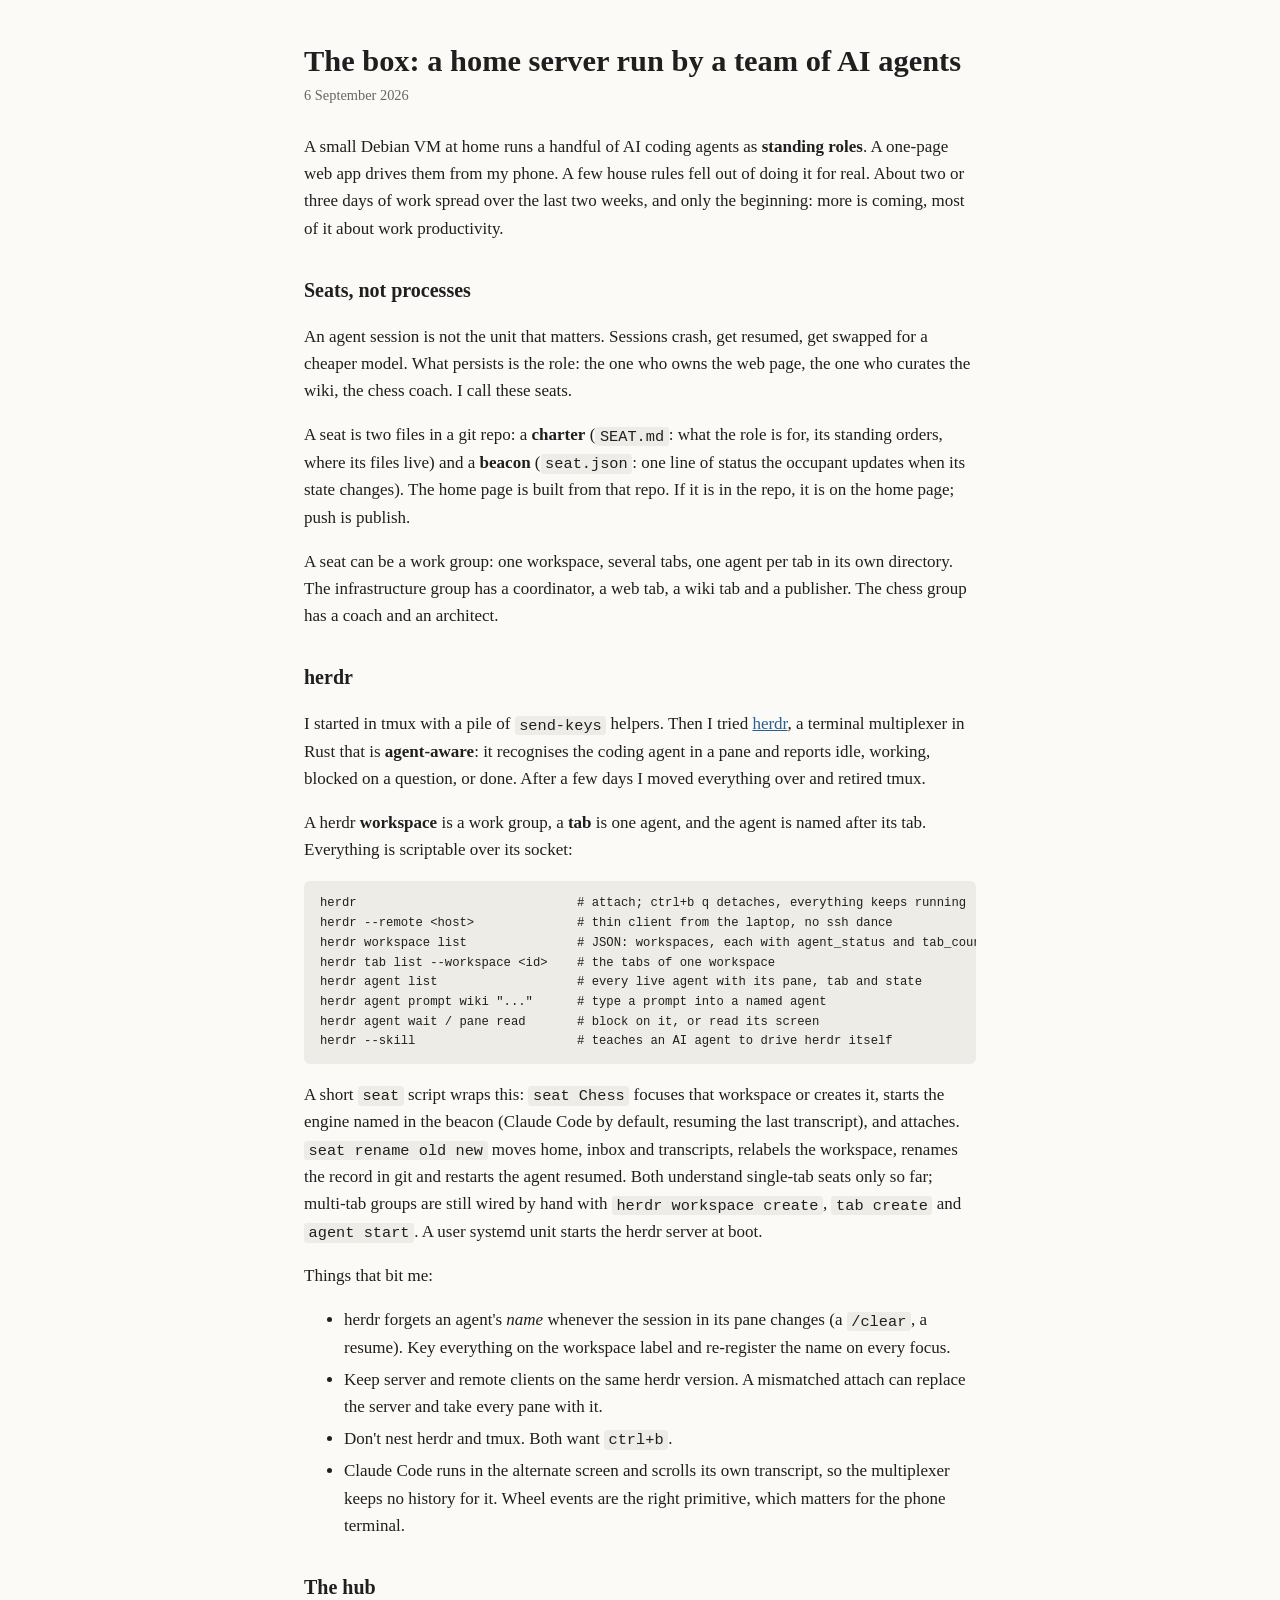
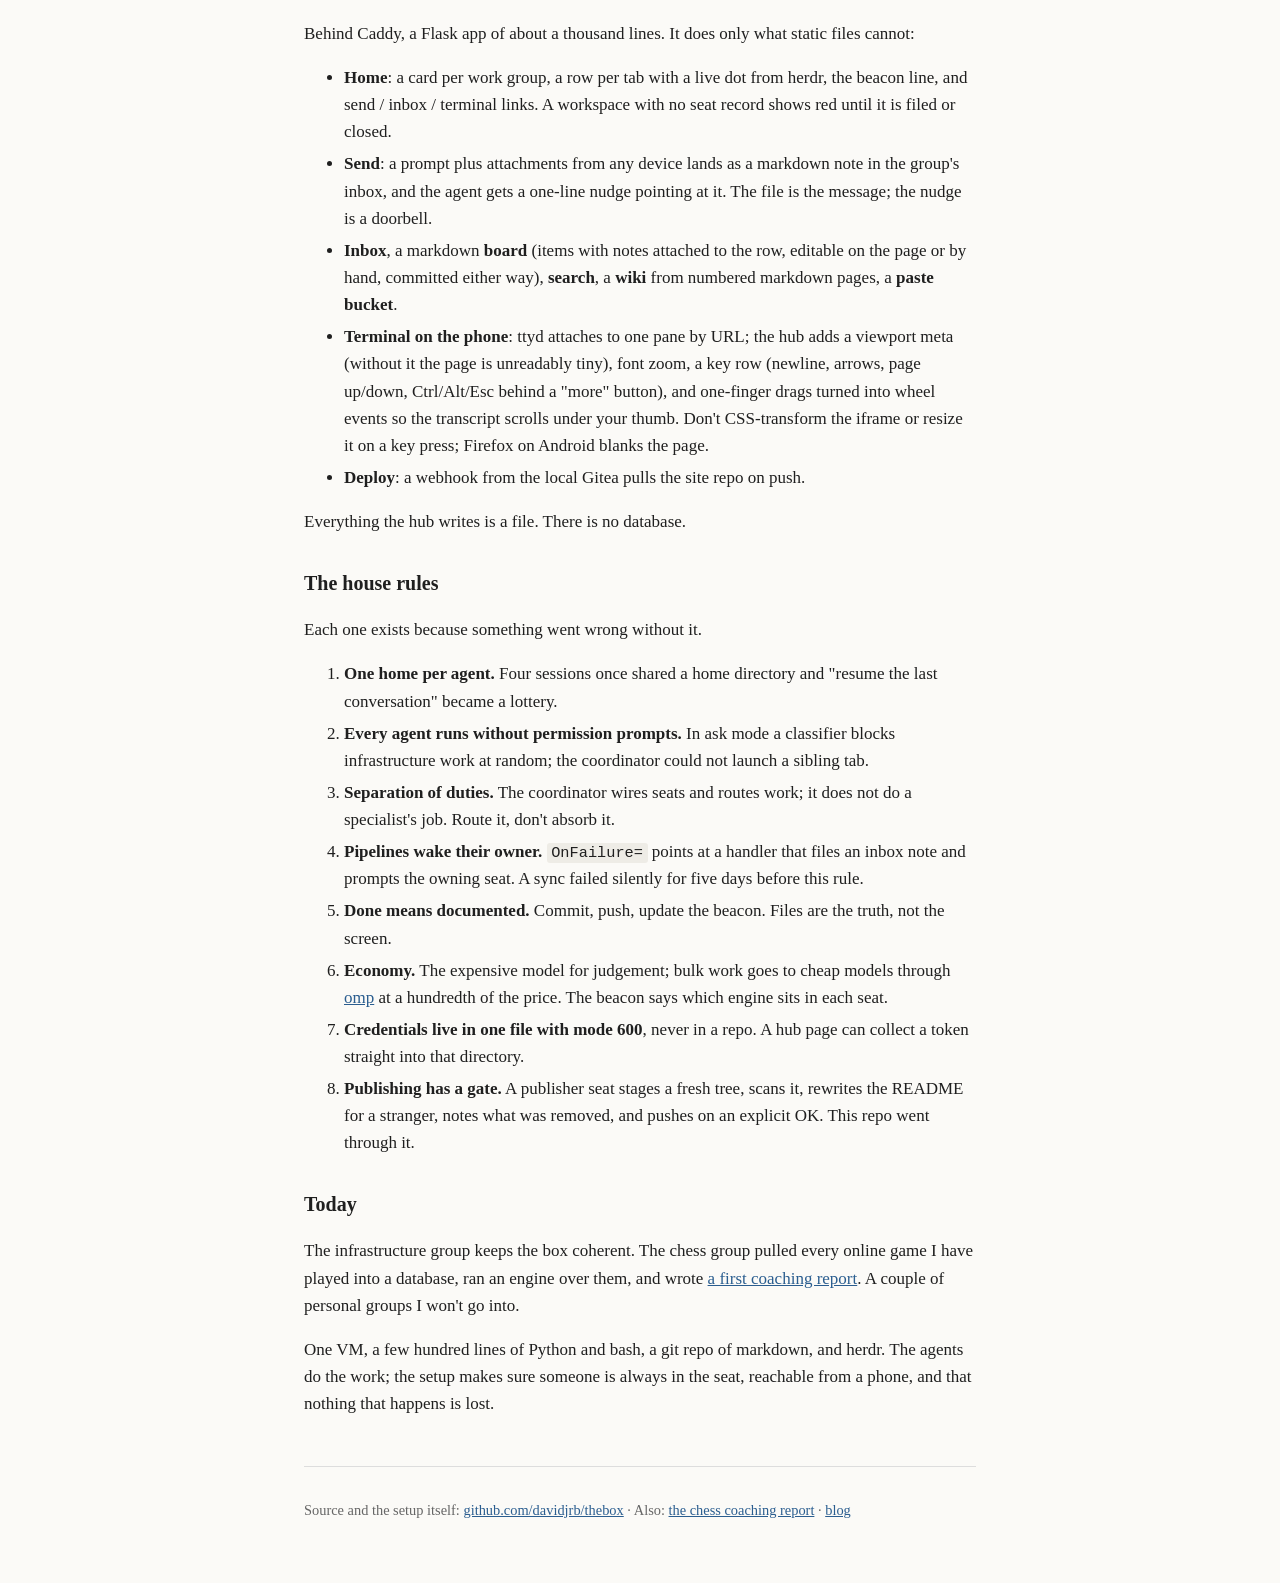
<file: index.html>
<!doctype html>
<html lang="en"><head><meta charset="utf-8"><meta name="viewport" content="width=device-width,initial-scale=1">
<title>The box: a home server run by a team of AI agents</title>
<meta name="description" content="A home server run by a team of AI agents: seats, herdr, a small hub, and the house rules that fell out of doing it.">
<style>
:root{--bg:#fbfaf7;--fg:#1f1f1f;--muted:#666;--accent:#2a5d8f;--code:#eeece6;--rule:#ddd}
@media (prefers-color-scheme:dark){:root{--bg:#151617;--fg:#e6e4df;--muted:#9a9a9a;--accent:#7fb2e6;--code:#222426;--rule:#333}}
body{margin:0;background:var(--bg);color:var(--fg);font:17px/1.6 Georgia,"Times New Roman",serif}
main{max-width:42rem;margin:0 auto;padding:2.5rem 1.2rem 4rem}
h1{font-size:1.9rem;line-height:1.2;margin:.2rem 0 .3rem} h2{font-size:1.25rem;margin:2rem 0 .6rem}
p.meta{color:var(--muted);font-size:.9rem;margin:0 0 1.6rem}
a{color:var(--accent)} li{margin:.3rem 0}
pre{background:var(--code);padding:.8rem 1rem;border-radius:6px;overflow-x:auto;font-size:.85rem;line-height:1.45}
code{font-family:ui-monospace,Menlo,Consolas,monospace;font-size:.9em} p code,li code{background:var(--code);padding:.05em .3em;border-radius:3px}
hr{border:0;border-top:1px solid var(--rule);margin:2rem 0}
footer{color:var(--muted);font-size:.9rem;margin-top:3rem}
</style></head><body><main>
<h1>The box: a home server run by a team of AI agents</h1>
<p class="meta">6 September 2026</p>
<p>A small Debian VM at home runs a handful of AI coding agents as <strong>standing roles</strong>. A one-page web app drives them from my phone. A few house rules fell out of doing it for real. About two or three days of work spread over the last two weeks, and only the beginning: more is coming, most of it about work productivity.</p>
<h2>Seats, not processes</h2>
<p>An agent session is not the unit that matters. Sessions crash, get resumed, get swapped for a cheaper model. What persists is the role: the one who owns the web page, the one who curates the wiki, the chess coach. I call these seats.</p>
<p>A seat is two files in a git repo: a <strong>charter</strong> (<code>SEAT.md</code>: what the role is for, its standing orders, where its files live) and a <strong>beacon</strong> (<code>seat.json</code>: one line of status the occupant updates when its state changes). The home page is built from that repo. If it is in the repo, it is on the home page; push is publish.</p>
<p>A seat can be a work group: one workspace, several tabs, one agent per tab in its own directory. The infrastructure group has a coordinator, a web tab, a wiki tab and a publisher. The chess group has a coach and an architect.</p>
<h2>herdr</h2>
<p>I started in tmux with a pile of <code>send-keys</code> helpers. Then I tried <a href="https://herdr.dev">herdr</a>, a terminal multiplexer in Rust that is <strong>agent-aware</strong>: it recognises the coding agent in a pane and reports idle, working, blocked on a question, or done. After a few days I moved everything over and retired tmux.</p>
<p>A herdr <strong>workspace</strong> is a work group, a <strong>tab</strong> is one agent, and the agent is named after its tab. Everything is scriptable over its socket:</p>
<pre><code>herdr                              # attach; ctrl+b q detaches, everything keeps running
herdr --remote &lt;host&gt;              # thin client from the laptop, no ssh dance
herdr workspace list               # JSON: workspaces, each with agent_status and tab_count
herdr tab list --workspace &lt;id&gt;    # the tabs of one workspace
herdr agent list                   # every live agent with its pane, tab and state
herdr agent prompt wiki &quot;...&quot;      # type a prompt into a named agent
herdr agent wait / pane read       # block on it, or read its screen
herdr --skill                      # teaches an AI agent to drive herdr itself
</code></pre>
<p>A short <code>seat</code> script wraps this: <code>seat Chess</code> focuses that workspace or creates it, starts the engine named in the beacon (Claude Code by default, resuming the last transcript), and attaches. <code>seat rename old new</code> moves home, inbox and transcripts, relabels the workspace, renames the record in git and restarts the agent resumed. Both understand single-tab seats only so far; multi-tab groups are still wired by hand with <code>herdr workspace create</code>, <code>tab create</code> and <code>agent start</code>. A user systemd unit starts the herdr server at boot.</p>
<p>Things that bit me:</p>
<ul>
<li>herdr forgets an agent's <em>name</em> whenever the session in its pane changes (a <code>/clear</code>, a resume). Key everything on the workspace label and re-register the name on every focus.</li>
<li>Keep server and remote clients on the same herdr version. A mismatched attach can replace the server and take every pane with it.</li>
<li>Don't nest herdr and tmux. Both want <code>ctrl+b</code>.</li>
<li>Claude Code runs in the alternate screen and scrolls its own transcript, so the multiplexer keeps no history for it. Wheel events are the right primitive, which matters for the phone terminal.</li>
</ul>
<h2>The hub</h2>
<p>Behind Caddy, a Flask app of about a thousand lines. It does only what static files cannot:</p>
<ul>
<li><strong>Home</strong>: a card per work group, a row per tab with a live dot from herdr, the beacon line, and send / inbox / terminal links. A workspace with no seat record shows red until it is filed or closed.</li>
<li><strong>Send</strong>: a prompt plus attachments from any device lands as a markdown note in the group's inbox, and the agent gets a one-line nudge pointing at it. The file is the message; the nudge is a doorbell.</li>
<li><strong>Inbox</strong>, a markdown <strong>board</strong> (items with notes attached to the row, editable on the page or by hand, committed either way), <strong>search</strong>, a <strong>wiki</strong> from numbered markdown pages, a <strong>paste bucket</strong>.</li>
<li><strong>Terminal on the phone</strong>: ttyd attaches to one pane by URL; the hub adds a viewport meta (without it the page is unreadably tiny), font zoom, a key row (newline, arrows, page up/down, Ctrl/Alt/Esc behind a "more" button), and one-finger drags turned into wheel events so the transcript scrolls under your thumb. Don't CSS-transform the iframe or resize it on a key press; Firefox on Android blanks the page.</li>
<li><strong>Deploy</strong>: a webhook from the local Gitea pulls the site repo on push.</li>
</ul>
<p>Everything the hub writes is a file. There is no database.</p>
<h2>The house rules</h2>
<p>Each one exists because something went wrong without it.</p>
<ol>
<li><strong>One home per agent.</strong> Four sessions once shared a home directory and "resume the last conversation" became a lottery.</li>
<li><strong>Every agent runs without permission prompts.</strong> In ask mode a classifier blocks infrastructure work at random; the coordinator could not launch a sibling tab.</li>
<li><strong>Separation of duties.</strong> The coordinator wires seats and routes work; it does not do a specialist's job. Route it, don't absorb it.</li>
<li><strong>Pipelines wake their owner.</strong> <code>OnFailure=</code> points at a handler that files an inbox note and prompts the owning seat. A sync failed silently for five days before this rule.</li>
<li><strong>Done means documented.</strong> Commit, push, update the beacon. Files are the truth, not the screen.</li>
<li><strong>Economy.</strong> The expensive model for judgement; bulk work goes to cheap models through <a href="https://github.com/can1357/oh-my-pi">omp</a> at a hundredth of the price. The beacon says which engine sits in each seat.</li>
<li><strong>Credentials live in one file with mode 600</strong>, never in a repo. A hub page can collect a token straight into that directory.</li>
<li><strong>Publishing has a gate.</strong> A publisher seat stages a fresh tree, scans it, rewrites the README for a stranger, notes what was removed, and pushes on an explicit OK. This repo went through it.</li>
</ol>
<h2>Today</h2>
<p>The infrastructure group keeps the box coherent. The chess group pulled every online game I have played into a database, ran an engine over them, and wrote <a href="https://davidjrb.github.io/chess/6sep2026/">a first coaching report</a>. A couple of personal groups I won't go into.</p>
<p>One VM, a few hundred lines of Python and bash, a git repo of markdown, and herdr. The agents do the work; the setup makes sure someone is always in the seat, reachable from a phone, and that nothing that happens is lost.</p>
<footer><hr>Source and the setup itself: <a href="https://github.com/davidjrb/thebox">github.com/davidjrb/thebox</a> · Also: <a href="https://davidjrb.github.io/chess/6sep2026/">the chess coaching report</a> · <a href="https://davidjrb.github.io/">blog</a></footer>
</main></body></html>
</file>
